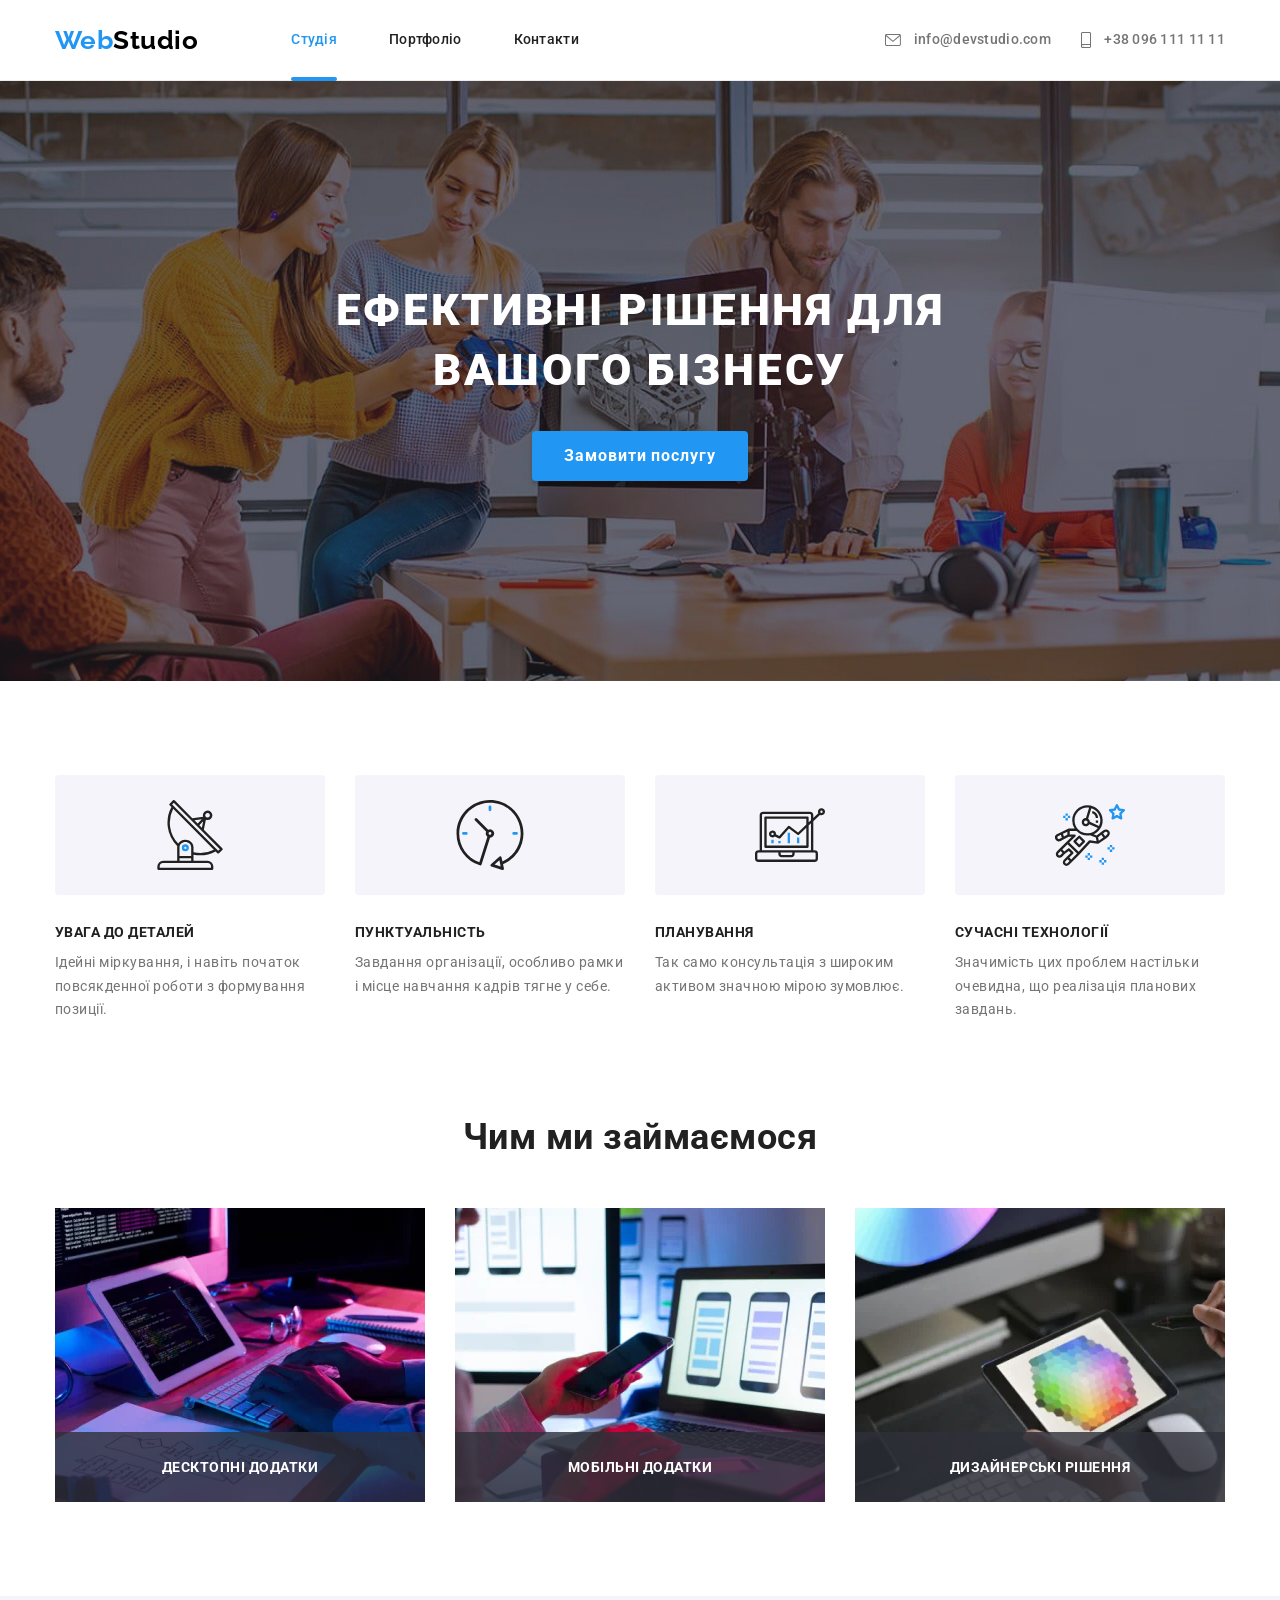
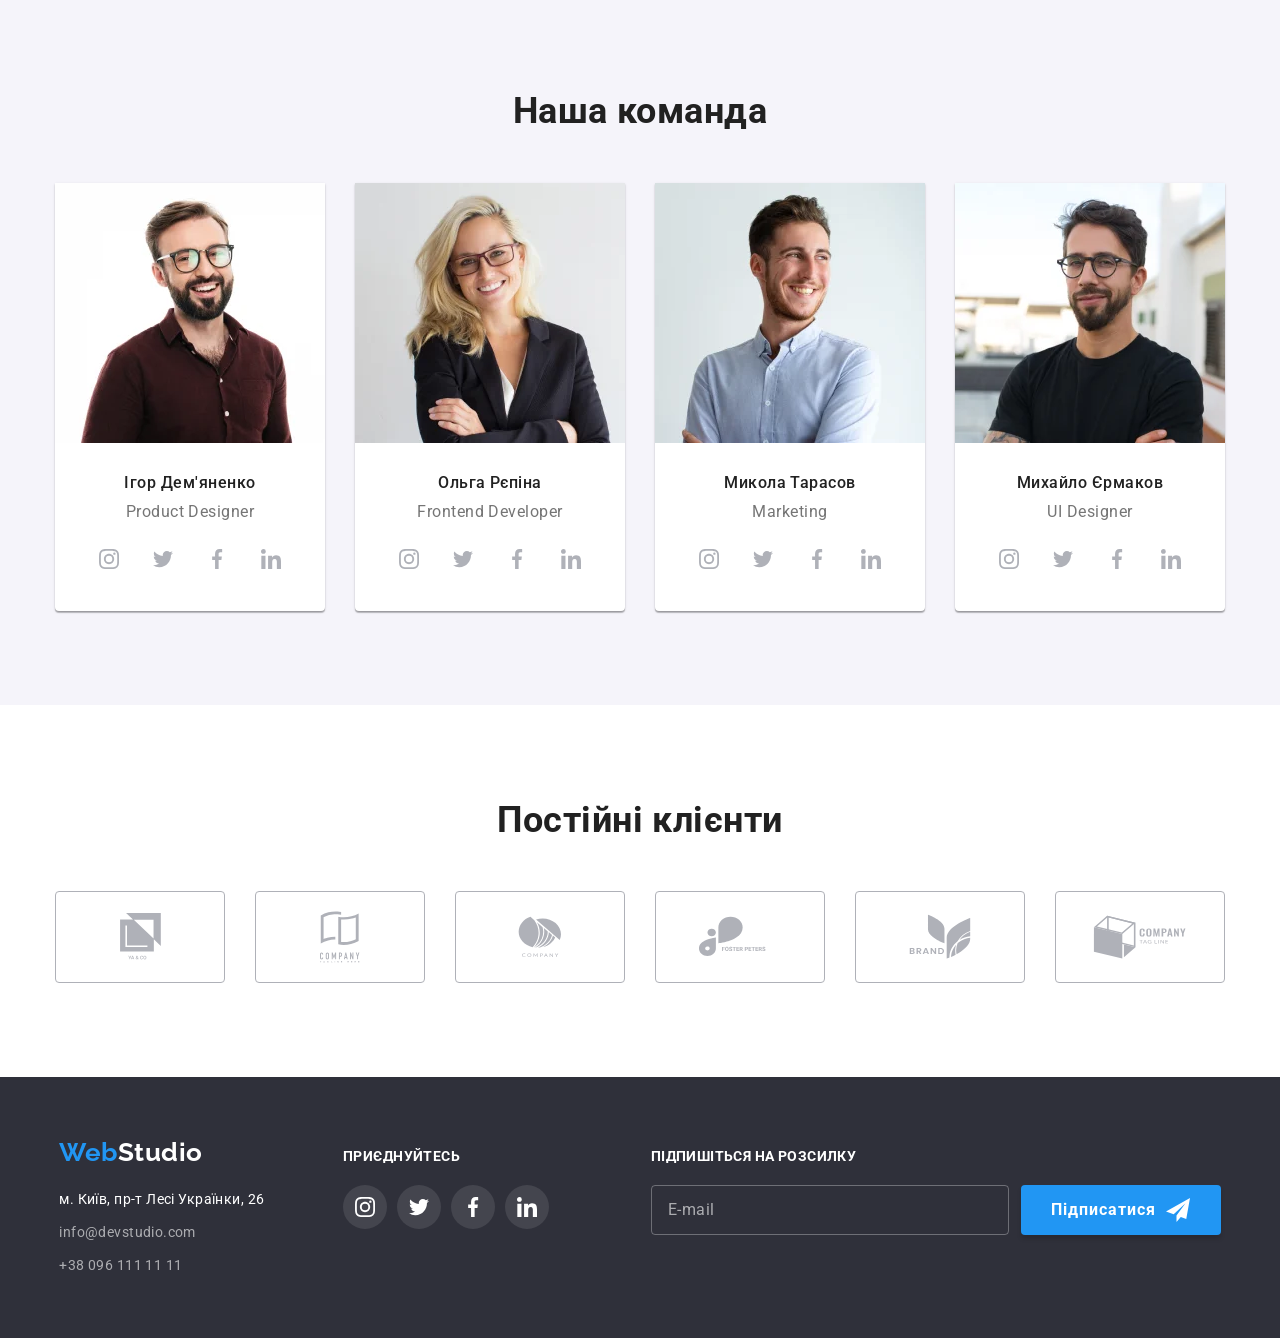
<file: index.html>
<!DOCTYPE html>
<html lang="uk">
  <head>
    <meta charset="UTF-8" />
    <meta http-equiv="X-UA-Compatible" content="IE=edge" />
    <meta name="viewport" content="width=device-width, initial-scale=1.0" />
    <link
      href="https://fonts.googleapis.com/css2?family=Raleway:wght@700&family=Roboto:wght@400;500;700;900&display=swap"
      rel="stylesheet"
    />
    <link
      rel="stylesheet"
      href="https://cdnjs.cloudflare.com/ajax/libs/modern-normalize/1.0.0/modern-normalize.min.css"
    />
    <link rel="stylesheet" href="./css/main.min.css" />
    <title>WebStudio</title>
  </head>
  <body class="page">
    <header class="header">
      <div class="container header__container">
        <a href="./index.html" class="logo">Web<span class="logo--header">Studio</span></a>
        <button type="button" title="Меню" class="header__btn js-open-menu">
          <svg width="40px" height="40px">
            <use href="./images/icons.svg#menu"></use>
          </svg>
        </button>

        <div class="menu js-menu-container">
          <button
            type="button"
            title="Закрити"
            class="header__btn header__btn--close js-close-menu"
          >
            <svg width="40px" height="40px">
              <use href="./images/icons.svg#menu-close"></use>
            </svg>
          </button>

          <nav class="menu__nav">
            <ul class="menu__list list">
              <li class="menu__item">
                <a href="./index.html" class="menu__link menu__link--nav">Студія</a>
              </li>
              <li class="menu__item">
                <a href="./portfolio.html" class="menu__link menu__link--nav">Портфоліо</a>
              </li>
              <li class="menu__item"><a href="" class="menu__link menu__link--nav">Контакти</a></li>
            </ul>
          </nav>

          <ul class="menu__list menu__contacts list">
            <li class="menu__item">
              <a href="tel:+380961111111" class="menu__link menu__link--phone">
                +38 096 111 11 11</a
              >
            </li>
            <li class="menu__item">
              <a href="mailto:info@devstudio.com" class="menu__link menu__link--email">
                info@devstudio.com</a
              >
            </li>
          </ul>

          <ul class="networkings list">
            <li class="networkings_item"><a href="" class="networkings__link">Instagram</a></li>
            <li class="networkings_item"><a href="" class="networkings__link">Twitter</a></li>
            <li class="networkings_item"><a href="" class="networkings__link">Facebook</a></li>
            <li class="networkings_item"><a href="" class="networkings__link">LinkedIn</a></li>
          </ul>
        </div>

        <nav>
          <ul class="nav list">
            <li class="nav__item">
              <a href="./index.html" class="nav__link nav__link--active">Студія</a>
            </li>
            <li class="nav__item">
              <a href="./portfolio.html" class="nav__link">Портфоліо</a>
            </li>
            <li class="nav__item"><a href="" class="nav__link">Контакти</a></li>
          </ul>
        </nav>
        <ul class="contacts list">
          <li class="contacts__item">
            <a href="mailto:info@devstudio.com" class="contacts__link">
              <svg class="contacts__icon" width="16px" height="12px">
                <use href="./images/icons.svg#icon-envelope"></use>
              </svg>
              info@devstudio.com</a
            >
          </li>
          <li class="contacts__item">
            <a href="tel:+380961111111" class="contacts__link">
              <svg class="contacts__icon" width="10px" height="16px">
                <use href="./images/icons.svg#icon-smartphone"></use>
              </svg>
              +38 096 111 11 11</a
            >
          </li>
        </ul>
      </div>
    </header>

    <main>
      <section class="hero">
        <div class="container hero__container">
          <h1 class="hero__title">Ефективні рішення для вашого бізнесу</h1>
          <button data-modal-open type="button" title="Замовити послугу" class="btn hero__btn">
            Замовити послугу
          </button>
        </div>
      </section>

      <section class="section features">
        <div class="container">
          <h2 class="visually-hidden">Переваги</h2>
          <ul class="features__list list">
            <li class="features__item">
              <div class="features__icon">
                <svg width="70px" height="70px">
                  <use href="./images/icons.svg#icon-antenna"></use>
                </svg>
              </div>
              <h3 class="features__title">УВАГА ДО ДЕТАЛЕЙ</h3>
              <p class="features__text">
                Ідейні міркування, і навіть початок повсякденної роботи з формування позиції.
              </p>
            </li>
            <li class="features__item">
              <div class="features__icon">
                <svg width="70px" height="70px">
                  <use href="./images/icons.svg#icon-clock"></use>
                </svg>
              </div>
              <h3 class="features__title">ПУНКТУАЛЬНІСТЬ</h3>
              <p class="features__text">
                Завдання організації, особливо рамки і місце навчання кадрів тягне у себе.
              </p>
            </li>
            <li class="features__item">
              <div class="features__icon">
                <svg width="70px" height="70px">
                  <use href="./images/icons.svg#icon-diagram"></use>
                </svg>
              </div>
              <h3 class="features__title">ПЛАНУВАННЯ</h3>
              <p class="features__text">
                Так само консультація з широким активом значною мірою зумовлює.
              </p>
            </li>
            <li class="features__item">
              <div class="features__icon">
                <svg width="70px" height="70px">
                  <use href="./images/icons.svg#icon-astronaut"></use>
                </svg>
              </div>
              <h3 class="features__title">СУЧАСНІ ТЕХНОЛОГІЇ</h3>
              <p class="features__text">
                Значимість цих проблем настільки очевидна, що реалізація планових завдань.
              </p>
            </li>
          </ul>
        </div>
      </section>

      <section class="section examples">
        <div class="container">
          <h2 class="section__title">Чим ми займаємося</h2>
          <ul class="examples_list list">
            <li class="examples__item">
              <div class="examples__thumb">
                <picture>
                  <source
                    srcset="
                      ./images/examples/website-development_@1x.webp 1x,
                      ./images/examples/website-development_@2x.webp 2x
                    "
                    type="image/webp"
                  />
                  <source
                    srcset="
                      ./images/examples/website-development_@1x.jpg 1x,
                      ./images/examples/website-development_@2x.jpg 2x
                    "
                    type="image/jpeg"
                  />
                  <img
                    src="./images/examples/website-development_@1x.jpg"
                    alt="Процес верстки сайту"
                    width="370"
                  />
                </picture>
                <div class="examples__overlay">
                  <h3 class="examples__text">Десктопні додатки</h3>
                </div>
              </div>
            </li>
            <li class="examples__item">
              <div class="examples__thumb">
                <picture>
                  <source
                    srcset="
                      ./images/examples/mobile-application-development_@1x.webp 1x,
                      ./images/examples/mobile-application-development_@2x.webp 2x
                    "
                    type="image/webp"
                  />
                  <source
                    srcset="
                      ./images/examples/mobile-application-development_@1x.jpg 1x,
                      ./images/examples/mobile-application-development_@2x.jpg 2x
                    "
                    type="image/jpeg"
                  />
                  <img
                    src="./images/examples/mobile-application-development_@1x.jpg"
                    alt="Процес створення мобільного додатку"
                    width="370"
                  />
                </picture>

                <div class="examples__overlay">
                  <h3 class="examples__text">Мобільні додатки</h3>
                </div>
              </div>
            </li>
            <li class="examples__item">
              <div class="examples__thumb">
                <picture>
                  <source
                    srcset="
                      ./images/examples/website-visualization_@1x.webp 1x,
                      ./images/examples/website-visualization_@2x.webp 2x
                    "
                    type="image/webp"
                  />
                  <source
                    srcset="
                      ./images/examples/website-visualization_@1x.jpg 1x,
                      ./images/examples/website-visualization_@2x.jpg 2x
                    "
                    type="image/jpeg"
                  />
                  <img
                    src="./images/examples/website-visualization_@1x.jpg"
                    alt="Процес візуального оформлення сайту"
                    width="370"
                  />
                </picture>

                <div class="examples__overlay">
                  <h3 class="examples__text">Дизайнерські рішення</h3>
                </div>
              </div>
            </li>
          </ul>
        </div>
      </section>

      <section class="team section">
        <div class="container">
          <h2 class="section__title">Наша команда</h2>
          <ul class="team__list list">
            <li class="team__item">
              <picture>
                <!-- desktop screen -->
                <source
                  media="(min-width: 1200px)"
                  srcset="
                    ./images/team/ihor-demyanenko_l@1x.webp 1x,
                    ./images/team/ihor-demyanenko_l@2x.webp 2x
                  "
                  type="image/webp"
                />
                <source
                  media="(min-width: 1200px)"
                  srcset="
                    ./images/team/ihor-demyanenko_l@1x.jpg 1x,
                    ./images/team/ihor-demyanenko_l@2x.jpg 2x
                  "
                  type="image/jpeg"
                />
                <!-- tablet screen -->
                <source
                  media="(min-width: 768px)"
                  srcset="
                    ./images/team/ihor-demyanenko_m@1x.webp 1x,
                    ./images/team/ihor-demyanenko_m@2x.webp 2x
                  "
                  type="image/webp"
                />
                <source
                  media="(min-width: 768px)"
                  srcset="
                    ./images/team/ihor-demyanenko_m@1x.jpg 1x,
                    ./images/team/ihor-demyanenko_m@2x.jpg 2x
                  "
                  type="image/jpeg"
                />
                <!-- mobile screen -->
                <source
                  srcset="
                    ./images/team/ihor-demyanenko_s@1x.webp 1x,
                    ./images/team/ihor-demyanenko_s@2x.webp 2x
                  "
                  type="image/webp"
                />
                <source
                  srcset="
                    ./images/team/ihor-demyanenko_s@1x.jpg 1x,
                    ./images/team/ihor-demyanenko_s@2x.jpg 2x
                  "
                  type="image/jpeg"
                />
                <img src="./images/team/ihor-demyanenko_s@1x.jpg" alt="Дизайнер Ігор Дем'яненко" />
              </picture>

              <div class="team__thumb">
                <h3 class="team__title">Ігор Дем'яненко</h3>
                <p lang="en" class="team__text">Product Designer</p>
                <ul class="list socials">
                  <li class="socials__item">
                    <a href="" title="Instagram" class="socials__link">
                      <svg width="20px" height="20px">
                        <use href="./images/icons.svg#icon-instagram"></use>
                      </svg>
                    </a>
                  </li>
                  <li class="socials__item">
                    <a href="" title="Twitter" class="socials__link">
                      <svg width="20px" height="20px">
                        <use href="./images/icons.svg#icon-twitter"></use>
                      </svg>
                    </a>
                  </li>
                  <li class="socials__item">
                    <a href="" title="Facebook" class="socials__link">
                      <svg width="20px" height="20px">
                        <use href="./images/icons.svg#icon-facebook"></use>
                      </svg>
                    </a>
                  </li>
                  <li class="socials__item">
                    <a href="" title="LinkedIn" class="socials__link">
                      <svg width="20px" height="20px">
                        <use href="./images/icons.svg#icon-linkedin"></use>
                      </svg>
                    </a>
                  </li>
                </ul>
              </div>
            </li>
            <li class="team__item">
              <picture>
                <!-- desktop screen -->
                <source
                  media="(min-width: 1200px)"
                  srcset="
                    ./images/team/olga-repina_l@1x.webp 1x,
                    ./images/team/olga-repina_l@2x.webp 2x
                  "
                  type="image/webp"
                />
                <source
                  media="(min-width: 1200px)"
                  srcset="
                    ./images/team/olga-repina_l@1x.jpg 1x,
                    ./images/team/olga-repina_l@2x.jpg 2x
                  "
                  type="image/jpeg"
                />
                <!-- tablet screen -->
                <source
                  media="(min-width: 768px)"
                  srcset="
                    ./images/team/olga-repina_m@1x.webp 1x,
                    ./images/team/olga-repina_m@2x.webp 2x
                  "
                  type="image/webp"
                />
                <source
                  media="(min-width: 768px)"
                  srcset="
                    ./images/team/olga-repina_m@1x.jpg 1x,
                    ./images/team/olga-repina_m@2x.jpg 2x
                  "
                  type="image/jpeg"
                />
                <!-- mobile screen -->
                <source
                  srcset="
                    ./images/team/olga-repina_s@1x.webp 1x,
                    ./images/team/olga-repina_s@2x.webp 2x
                  "
                  type="image/webp"
                />
                <source
                  srcset="
                    ./images/team/olga-repina_s@1x.jpg 1x,
                    ./images/team/olga-repina_s@2x.jpg 2x
                  "
                  type="image/jpeg"
                />
                <img
                  src="./images/team/olga-repina_s@1x.jpg"
                  alt="Розробниця візуальної частини сайту Ольга Рєпіна"
                />
              </picture>

              <div class="team__thumb">
                <h3 class="team__title">Ольга Рєпіна</h3>
                <p lang="en" class="team__text">Frontend Developer</p>
                <ul class="list socials">
                  <li class="socials__item">
                    <a href="" title="Instagram" class="socials__link">
                      <svg width="20px" height="20px">
                        <use href="./images/icons.svg#icon-instagram"></use>
                      </svg>
                    </a>
                  </li>
                  <li class="socials__item">
                    <a href="" title="Twitter" class="socials__link">
                      <svg width="20px" height="20px">
                        <use href="./images/icons.svg#icon-twitter"></use>
                      </svg>
                    </a>
                  </li>
                  <li class="socials__item">
                    <a href="" title="Facebook" class="socials__link">
                      <svg width="20px" height="20px">
                        <use href="./images/icons.svg#icon-facebook"></use>
                      </svg>
                    </a>
                  </li>
                  <li class="socials__item">
                    <a href="" title="LinkedIn" class="socials__link">
                      <svg width="20px" height="20px">
                        <use href="./images/icons.svg#icon-linkedin"></use>
                      </svg>
                    </a>
                  </li>
                </ul>
              </div>
            </li>
            <li class="team__item">
              <picture>
                <!-- desktop screen -->
                <source
                  media="(min-width: 1200px)"
                  srcset="
                    ./images/team/mykola-tarasov_l@1x.webp 1x,
                    ./images/team/mykola-tarasov_l@2x.webp 2x
                  "
                  type="image/webp"
                />
                <source
                  media="(min-width: 1200px)"
                  srcset="
                    ./images/team/mykola-tarasov_l@1x.jpg 1x,
                    ./images/team/mykola-tarasov_l@2x.jpg 2x
                  "
                  type="image/jpeg"
                />
                <!-- tablet screen -->
                <source
                  media="(min-width: 768px)"
                  srcset="
                    ./images/team/mykola-tarasov_m@1x.webp 1x,
                    ./images/team/mykola-tarasov_m@2x.webp 2x
                  "
                  type="image/webp"
                />
                <source
                  media="(min-width: 768px)"
                  srcset="
                    ./images/team/mykola-tarasov_m@1x.jpg 1x,
                    ./images/team/mykola-tarasov_m@2x.jpg 2x
                  "
                  type="image/jpeg"
                />
                <!-- mobile screen -->
                <source
                  srcset="
                    ./images/team/mykola-tarasov_s@1x.webp 1x,
                    ./images/team/mykola-tarasov_s@2x.webp 2x
                  "
                  type="image/webp"
                />
                <source
                  srcset="
                    ./images/team/mykola-tarasov_s@1x.jpg 1x,
                    ./images/team/mykola-tarasov_s@2x.jpg 2x
                  "
                  type="image/jpeg"
                />
                <img src="./images/team/mykola-tarasov_s@1x.jpg" alt="Маркетолог Микола Тарасов" />
              </picture>

              <div class="team__thumb">
                <h3 class="team__title">Микола Тарасов</h3>
                <p lang="en" class="team__text">Marketing</p>
                <ul class="list socials">
                  <li class="socials__item">
                    <a href="" title="Instagram" class="socials__link">
                      <svg width="20px" height="20px">
                        <use href="./images/icons.svg#icon-instagram"></use>
                      </svg>
                    </a>
                  </li>
                  <li class="socials__item">
                    <a href="" title="Twitter" class="socials__link">
                      <svg width="20px" height="20px">
                        <use href="./images/icons.svg#icon-twitter"></use>
                      </svg>
                    </a>
                  </li>
                  <li class="socials__item">
                    <a href="" title="Facebook" class="socials__link">
                      <svg width="20px" height="20px">
                        <use href="./images/icons.svg#icon-facebook"></use>
                      </svg>
                    </a>
                  </li>
                  <li class="socials__item">
                    <a href="" title="LinkedIn" class="socials__link">
                      <svg width="20px" height="20px">
                        <use href="./images/icons.svg#icon-linkedin"></use>
                      </svg>
                    </a>
                  </li>
                </ul>
              </div>
            </li>
            <li class="team__item">
              <picture>
                <!-- desktop screen -->
                <source
                  media="(min-width: 1200px)"
                  srcset="
                    ./images/team/mykhailo-yermakov_l@1x.webp 1x,
                    ./images/team/mykhailo-yermakov_l@2x.webp 2x
                  "
                  type="image/webp"
                />
                <source
                  media="(min-width: 1200px)"
                  srcset="
                    ./images/team/mykhailo-yermakov_l@1x.jpg 1x,
                    ./images/team/mykhailo-yermakov_l@2x.jpg 2x
                  "
                  type="image/jpeg"
                />
                <!-- tablet screen -->
                <source
                  media="(min-width: 768px)"
                  srcset="
                    ./images/team/mykhailo-yermakov_m@1x.webp 1x,
                    ./images/team/mykhailo-yermakov_m@2x.webp 2x
                  "
                  type="image/webp"
                />
                <source
                  media="(min-width: 768px)"
                  srcset="
                    ./images/team/mykhailo-yermakov_m@1x.jpg 1x,
                    ./images/team/mykhailo-yermakov_m@2x.jpg 2x
                  "
                  type="image/jpeg"
                />
                <!-- mobile screen -->
                <source
                  srcset="
                    ./images/team/mykhailo-yermakov_s@1x.webp 1x,
                    ./images/team/mykhailo-yermakov_s@2x.webp 2x
                  "
                  type="image/webp"
                />
                <source
                  srcset="
                    ./images/team/mykhailo-yermakov_s@1x.jpg 1x,
                    ./images/team/mykhailo-yermakov_s@2x.jpg 2x
                  "
                  type="image/jpeg"
                />
                <img
                  src="./images/team/mykhailo-yermakov_s@1x.jpg"
                  alt="Дизайнер інтерфейсу Михайло Єрмаков"
                />
              </picture>

              <div class="team__thumb">
                <h3 class="team__title">Михайло Єрмаков</h3>
                <p lang="en" class="team__text">UI Designer</p>
                <ul class="list socials">
                  <li class="socials__item">
                    <a href="" title="Instagram" class="socials__link">
                      <svg width="20px" height="20px">
                        <use href="./images/icons.svg#icon-instagram"></use>
                      </svg>
                    </a>
                  </li>
                  <li class="socials__item">
                    <a href="" title="Twitter" class="socials__link">
                      <svg width="20px" height="20px">
                        <use href="./images/icons.svg#icon-twitter"></use>
                      </svg>
                    </a>
                  </li>
                  <li class="socials__item">
                    <a href="" title="Facebook" class="socials__link">
                      <svg width="20px" height="20px">
                        <use href="./images/icons.svg#icon-facebook"></use>
                      </svg>
                    </a>
                  </li>
                  <li class="socials__item">
                    <a href="" title="LinkedIn" class="socials__link">
                      <svg width="20px" height="20px">
                        <use href="./images/icons.svg#icon-linkedin"></use>
                      </svg>
                    </a>
                  </li>
                </ul>
              </div>
            </li>
          </ul>
        </div>
      </section>

      <section class="section">
        <div class="container">
          <h2 class="section__title">Постійні клієнти</h2>
          <ul class="clients list">
            <li class="clients__item">
              <a href="" class="clients__link">
                <svg width="41px" height="46.7px">
                  <use href="./images/icons.svg#icon-client-1"></use>
                </svg>
              </a>
            </li>
            <li class="clients__item">
              <a href="" class="clients__link">
                <svg width="40px" height="52px">
                  <use href="./images/icons.svg#icon-client-2"></use>
                </svg>
              </a>
            </li>
            <li class="clients__item">
              <a href="" class="clients__link">
                <svg width="43.46px" height="41.18px">
                  <use href="./images/icons.svg#icon-client-3"></use>
                </svg>
              </a>
            </li>
            <li class="clients__item">
              <a href="" class="clients__link">
                <svg width="84.44px" height="40.62px">
                  <use href="./images/icons.svg#icon-client-4"></use>
                </svg>
              </a>
            </li>
            <li class="clients__item">
              <a href="" class="clients__link">
                <svg width="62.54px" height="45.43px">
                  <use href="./images/icons.svg#icon-client-5"></use>
                </svg>
              </a>
            </li>
            <li class="clients__item">
              <a href="" class="clients__link">
                <svg width="93.79px" height="43.93px">
                  <use href="./images/icons.svg#icon-client-6"></use>
                </svg>
              </a>
            </li>
          </ul>
        </div>
      </section>
    </main>

    <footer class="footer">
      <div class="container footer__container">
        <div>
          <a href="./index.html" class="logo">Web<span class="logo--footer">Studio</span></a>
          <address class="address">
            <ul class="list">
              <li class="address__item">
                <a href="https://goo.gl/maps/XunTqsF5HSqETPy68" class="address__link"
                  >м. Київ, пр-т Лесі Українки, 26</a
                >
              </li>
              <li class="address__item">
                <a href="mailto:info@devstudio.com" class="address__link--contacts"
                  >info@devstudio.com</a
                >
              </li>
              <li class="address__item">
                <a href="tel:+380961111111" class="address__link--contacts">+38 096 111 11 11</a>
              </li>
            </ul>
          </address>
        </div>
        <div class="join">
          <b class="join__title">приєднуйтесь</b>
          <ul class="list join__list">
            <li class="join__item">
              <a href="" title="Instagram" class="socials__link join__link">
                <svg width="20px" height="20px">
                  <use href="./images/icons.svg#icon-instagram"></use>
                </svg>
              </a>
            </li>
            <li class="join__item">
              <a href="" title="Twitter" class="socials__link join__link">
                <svg width="20px" height="20px">
                  <use href="./images/icons.svg#icon-twitter"></use>
                </svg>
              </a>
            </li>
            <li class="join__item">
              <a href="" title="Facebook" class="socials__link join__link">
                <svg width="20px" height="20px">
                  <use href="./images/icons.svg#icon-facebook"></use>
                </svg>
              </a>
            </li>
            <li class="join__item">
              <a href="" title="LinkedIn" class="socials__link join__link">
                <svg width="20px" height="20px">
                  <use href="./images/icons.svg#icon-linkedin"></use>
                </svg>
              </a>
            </li>
          </ul>
        </div>
        <div class="subscribe">
          <b class="subscribe__title">Підпишіться на розсилку</b>
          <form class="subscribe__form">
            <label class="subscribe__field">
              <input type="email" placeholder="E-mail" class="subscribe__input" />
            </label>
            <button type="submit" title="Підписатися" class="btn subscribe__btn">
              Підписатися
              <svg width="24px" height="24px" class="subscribe__icon">
                <use href="./images/icons.svg#subscribe"></use>
              </svg>
            </button>
          </form>
        </div>
      </div>
    </footer>

    <div data-modal class="backdrop is-hidden">
      <div class="modal">
        <button data-modal-close type="button" title="Закрити" class="modal__btn--close">
          <svg class="" width="18" height="18">
            <use href="./images/icons.svg#modal-btn"></use>
          </svg>
        </button>
        <form>
          <b class="modal__title">Залиште свої дані, ми вам передзвонимо</b>

          <label class="modal__label">
            Ім'я
            <input type="text" name="name" class="modal__input" />
            <svg width="18" height="18" class="modal__icon">
              <use href="./images/icons.svg#name"></use>
            </svg>
          </label>

          <label class="modal__label">
            Телефон
            <input type="tel" name="tel" class="modal__input" />
            <svg width="18" height="18" class="modal__icon">
              <use href="./images/icons.svg#tel"></use>
            </svg>
          </label>

          <label class="modal__label">
            Пошта
            <input type="email" name="email" class="modal__input" />
            <svg width="18" height="18" class="modal__icon">
              <use href="./images/icons.svg#email"></use>
            </svg>
          </label>

          <label class="modal__label">
            Коментар
            <textarea name="comment" class="modal__comment" placeholder="Введіть текст"></textarea>
          </label>

          <label class="checkbox">
            <input type="checkbox" name="checkbox" class="checkbox__input visually-hidden" />
            <span class="checkbox__icon"></span>
            Погоджуюся з розсилкою та приймаю
            <a href="" class="checkbox__link">Умови договору</a>
          </label>

          <button type="submit" title="Відправити" class="btn modal__btn--send" disabled>
            Відправити
          </button>
        </form>
      </div>
    </div>

    <script src="./js/modal.js"></script>
    <script src="./js/mobile-menu.js"></script>
  </body>
</html>
</file>
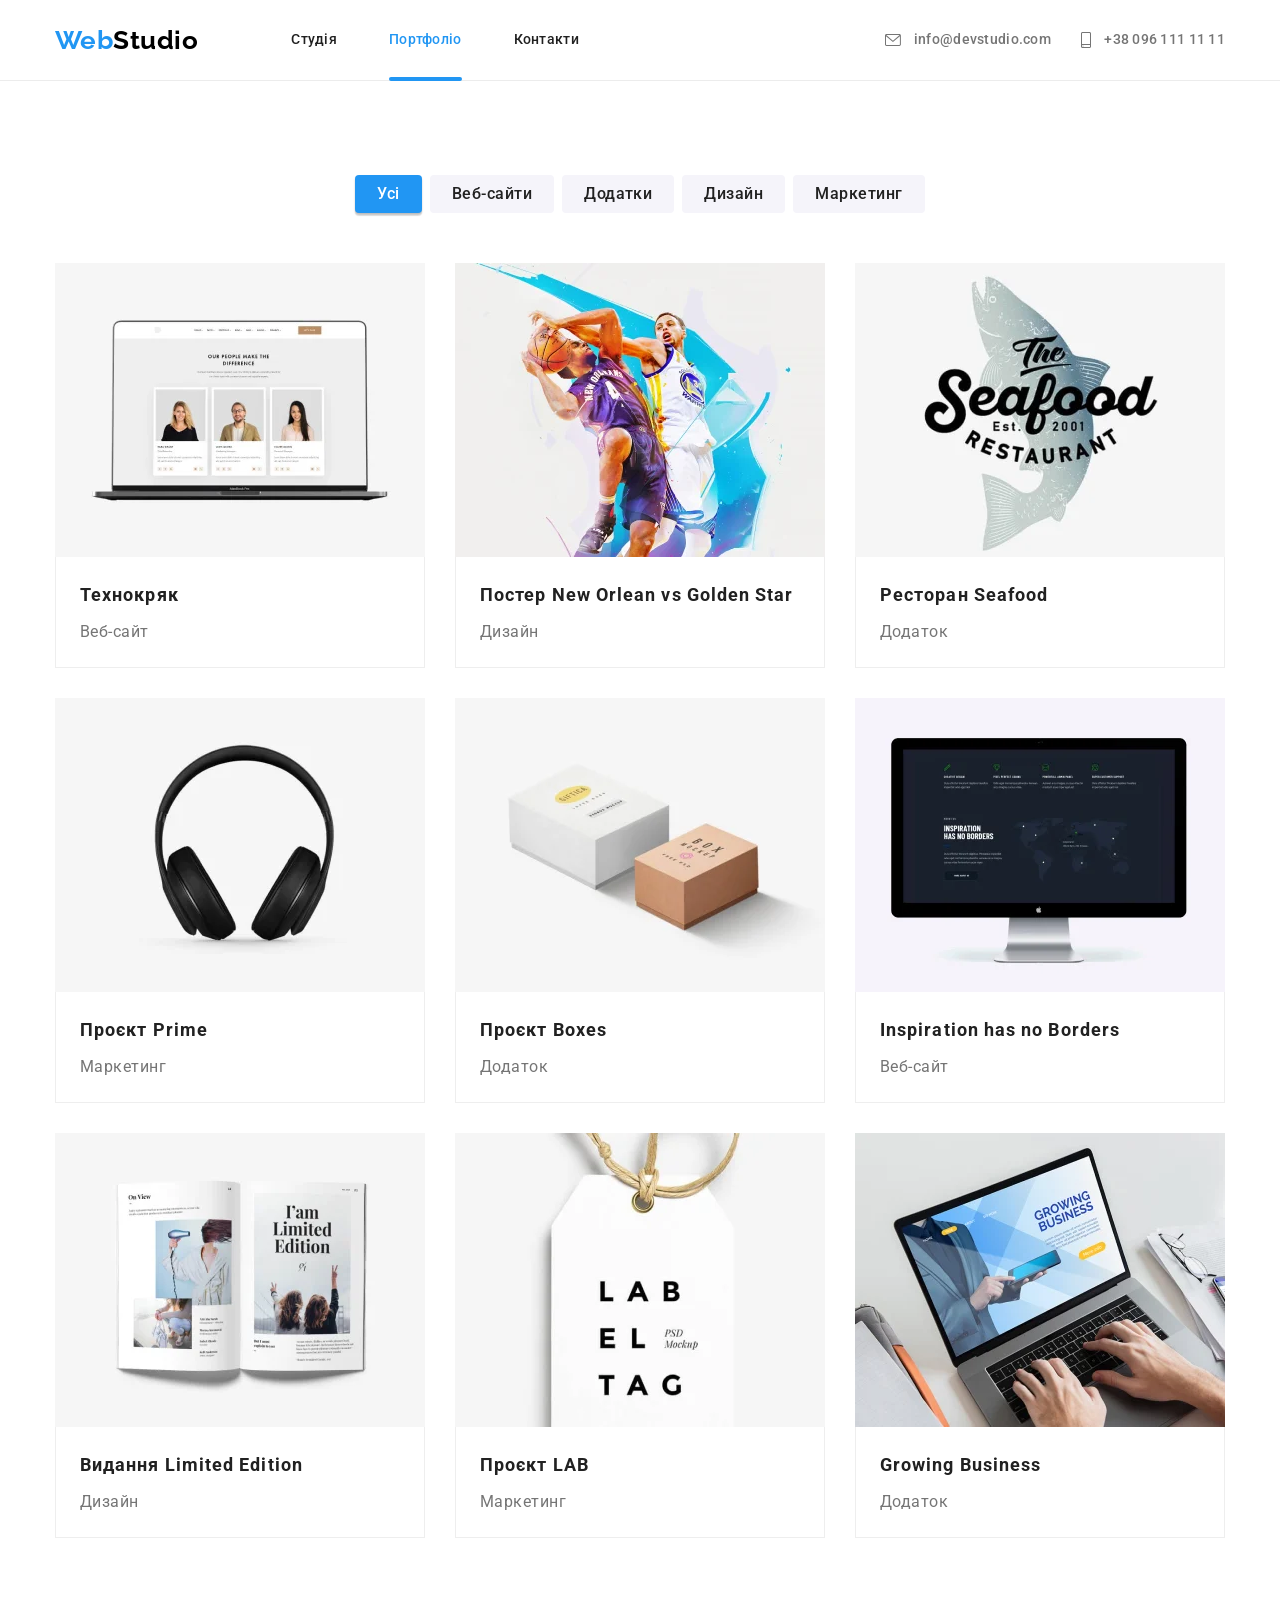
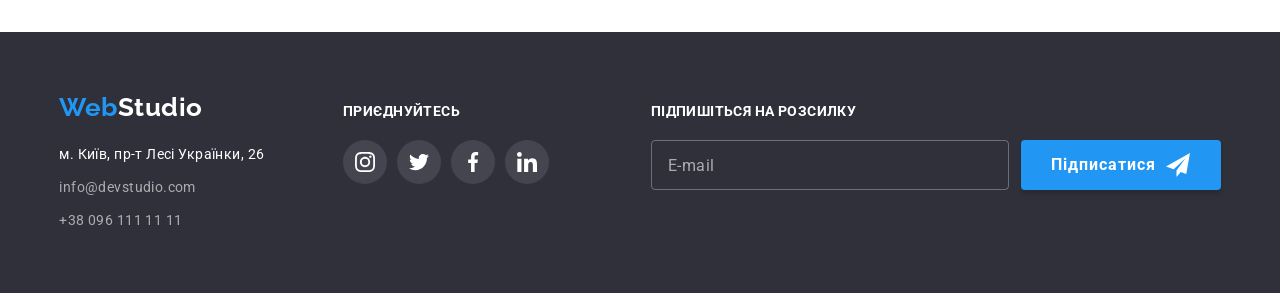
<file: portfolio.html>
<!DOCTYPE html>
<html lang="uk">
  <head>
    <meta charset="UTF-8" />
    <meta http-equiv="X-UA-Compatible" content="IE=edge" />
    <meta name="viewport" content="width=device-width, initial-scale=1.0" />
    <link
      href="https://fonts.googleapis.com/css2?family=Raleway:wght@700&family=Roboto:wght@400;500;700;900&display=swap"
      rel="stylesheet"
    />
    <link
      rel="stylesheet"
      href="https://cdnjs.cloudflare.com/ajax/libs/modern-normalize/1.0.0/modern-normalize.min.css"
    />
    <link rel="stylesheet" href="./css/main.min.css" />
    <title>WebStudio</title>
  </head>
  <body class="page">
    <header class="header">
      <div class="container header__container">
        <a href="./index.html" class="logo">Web<span class="logo--header">Studio</span></a>
        <button type="button" title="Меню" class="header__btn js-open-menu">
          <svg width="40px" height="40px">
            <use href="./images/icons.svg#menu"></use>
          </svg>
        </button>

        <div class="menu js-menu-container">
          <button
            type="button"
            title="Закрити"
            class="header__btn header__btn--close js-close-menu"
          >
            <svg width="40px" height="40px">
              <use href="./images/icons.svg#menu-close"></use>
            </svg>
          </button>

          <nav class="menu__nav">
            <ul class="menu__list list">
              <li class="menu__item">
                <a href="./index.html" class="menu__link menu__link--nav">Студія</a>
              </li>
              <li class="menu__item">
                <a href="./portfolio.html" class="menu__link menu__link--nav">Портфоліо</a>
              </li>
              <li class="menu__item"><a href="" class="menu__link menu__link--nav">Контакти</a></li>
            </ul>
          </nav>

          <ul class="menu__list menu__contacts list">
            <li class="menu__item">
              <a href="tel:+380961111111" class="menu__link menu__link--phone">
                +38 096 111 11 11</a
              >
            </li>
            <li class="menu__item">
              <a href="mailto:info@devstudio.com" class="menu__link menu__link--email">
                info@devstudio.com</a
              >
            </li>
          </ul>

          <ul class="networkings list">
            <li class="networkings_item"><a href="" class="networkings__link">Instagram</a></li>
            <li class="networkings_item"><a href="" class="networkings__link">Twitter</a></li>
            <li class="networkings_item"><a href="" class="networkings__link">Facebook</a></li>
            <li class="networkings_item"><a href="" class="networkings__link">LinkedIn</a></li>
          </ul>
        </div>

        <nav>
          <ul class="nav list">
            <li class="nav__item">
              <a href="./index.html" class="nav__link">Студія</a>
            </li>
            <li class="nav__item">
              <a href="./portfolio.html" class="nav__link nav__link--active">Портфоліо</a>
            </li>
            <li class="nav__item"><a href="" class="nav__link">Контакти</a></li>
          </ul>
        </nav>
        <ul class="contacts list">
          <li class="contacts__item">
            <a href="mailto:info@devstudio.com" class="contacts__link">
              <svg class="contacts__icon" width="16px" height="12px">
                <use href="./images/icons.svg#icon-envelope"></use>
              </svg>
              info@devstudio.com</a
            >
          </li>
          <li class="contacts__item">
            <a href="tel:+380961111111" class="contacts__link">
              <svg class="contacts__icon" width="10px" height="16px">
                <use href="./images/icons.svg#icon-smartphone"></use>
              </svg>
              +38 096 111 11 11</a
            >
          </li>
        </ul>
      </div>
    </header>

    <main>
      <section class="section">
        <div class="container">
          <h1 class="visually-hidden">Портфоліо</h1>

          <ul class="filter list">
            <li class="filter__item">
              <button
                type="button"
                title="Усі"
                class="filter__btn filter__btn--active"
                data-filter="all"
              >
                Усі
              </button>
            </li>
            <li class="filter__item">
              <button type="button" title="Веб-сайти" class="filter__btn" data-filter="webSites">
                Веб-сайти
              </button>
            </li>
            <li class="filter__item">
              <button type="button" title="Додатки" class="filter__btn" data-filter="apps">
                Додатки
              </button>
            </li>
            <li class="filter__item">
              <button type="button" title="Дизайн" class="filter__btn" data-filter="design">
                Дизайн
              </button>
            </li>
            <li class="filter__item">
              <button type="button" title="Маркетинг" class="filter__btn" data-filter="marketing">
                Маркетинг
              </button>
            </li>
          </ul>

          <ul class="projects list">
            <li class="projects__item" data-filter="webSites">
              <a href="" class="projects__link">
                <div class="projects__overlay-thumb">
                  <picture>
                    <!-- dekstop -->
                    <source
                      media="(min-width: 1200px)"
                      srcset="
                        ./images/projects/laptop_l@1x.webp 1x,
                        ./images/projects/laptop_l@2x.webp 2x
                      "
                      type="image/webp"
                    />
                    <source
                      media="(min-width: 1200px)"
                      srcset="
                        ./images/projects/laptop_l@1x.jpg 1x,
                        ./images/projects/laptop_l@2x.jpg 2x
                      "
                      type="image/jpeg"
                    />
                    <!-- tablet screen -->
                    <source
                      media="(min-width: 768px)"
                      srcset="
                        ./images/projects/laptop_m@1x.webp 1x,
                        ./images/projects/laptop_m@2x.webp 2x
                      "
                      type="image/webp"
                    />
                    <source
                      media="(min-width: 768px)"
                      srcset="
                        ./images/projects/laptop_m@1x.jpg 1x,
                        ./images/projects/laptop_m@2x.jpg 2x
                      "
                      type="image/jpeg"
                    />
                    <!-- mobile screen -->
                    <source
                      srcset="
                        ./images/projects/laptop_s@1x.webp 1x,
                        ./images/projects/laptop_s@2x.webp 2x
                      "
                      type="image/webp"
                    />
                    <source
                      srcset="
                        ./images/projects/laptop_s@1x.jpg 1x,
                        ./images/projects/laptop_s@2x.jpg 2x
                      "
                      type="image/jpeg"
                    />
                    <img src="./images/projects/laptop_s@1x.jpg" alt="Ноутбук з відкритим сайтом" />
                  </picture>
                  <div class="projects__overlay">
                    <p class="projects__overlay-text">
                      Ресурс пропонує комплексні пропозиції з різним рівнем функціоналу та сервісів.
                      Все це дозволить відвідувачу отримати вичерпні відомості про компанію чи
                      приватну особу.
                    </p>
                  </div>
                </div>
                <div class="projects__thumb">
                  <h2 class="projects__title">Технокряк</h2>
                  <p class="projects__text">Веб-сайт</p>
                </div>
              </a>
            </li>

            <li class="projects__item" data-filter="design">
              <a href="" class="projects__link">
                <div class="projects__overlay-thumb">
                  <picture>
                    <!-- dekstop -->
                    <source
                      media="(min-width: 1200px)"
                      srcset="
                        ./images/projects/basketball_l@1x.webp 1x,
                        ./images/projects/basketball_l@2x.webp 2x
                      "
                      type="image/webp"
                    />
                    <source
                      media="(min-width: 1200px)"
                      srcset="
                        ./images/projects/basketball_l@1x.jpg 1x,
                        ./images/projects/basketball_l@2x.jpg 2x
                      "
                      type="image/jpeg"
                    />
                    <!-- tablet screen -->
                    <source
                      media="(min-width: 768px)"
                      srcset="
                        ./images/projects/basketball_m@1x.webp 1x,
                        ./images/projects/basketball_m@2x.webp 2x
                      "
                      type="image/webp"
                    />
                    <source
                      media="(min-width: 768px)"
                      srcset="
                        ./images/projects/basketball_m@1x.jpg 1x,
                        ./images/projects/basketball_m@2x.jpg 2x
                      "
                      type="image/jpeg"
                    />
                    <!-- mobile screen -->
                    <source
                      srcset="
                        ./images/projects/basketball_s@1x.webp 1x,
                        ./images/projects/basketball_s@2x.webp 2x
                      "
                      type="image/webp"
                    />
                    <source
                      srcset="
                        ./images/projects/basketball_s@1x.jpg 1x,
                        ./images/projects/basketball_s@2x.jpg 2x
                      "
                      type="image/jpeg"
                    />
                    <img
                      src="./images/projects/basketball_s@1x.jpg"
                      alt="Чоловіки грають в баскетбол"
                    />
                  </picture>

                  <div class="projects__overlay">
                    <p class="projects__overlay-text">
                      Ресурс пропонує комплексні пропозиції з різним рівнем функціоналу та сервісів.
                      Все це дозволить відвідувачу отримати вичерпні відомості про компанію чи
                      приватну особу.
                    </p>
                  </div>
                </div>
                <div class="projects__thumb">
                  <h2 class="projects__title">Постер New Orlean vs Golden Star</h2>
                  <p class="projects__text">Дизайн</p>
                </div>
              </a>
            </li>

            <li class="projects__item" data-filter="apps">
              <a href="" class="projects__link">
                <div class="projects__overlay-thumb">
                  <picture>
                    <!-- dekstop -->
                    <source
                      media="(min-width: 1200px)"
                      srcset="
                        ./images/projects/fish_l@1x.webp 1x,
                        ./images/projects/fish_l@2x.webp 2x
                      "
                      type="image/webp"
                    />
                    <source
                      media="(min-width: 1200px)"
                      srcset="
                        ./images/projects/fish_l@1x.jpg 1x,
                        ./images/projects/fish_l@2x.jpg 2x
                      "
                      type="image/jpeg"
                    />
                    <!-- tablet screen -->
                    <source
                      media="(min-width: 768px)"
                      srcset="
                        ./images/projects/fish_m@1x.webp 1x,
                        ./images/projects/fish_m@2x.webp 2x
                      "
                      type="image/webp"
                    />
                    <source
                      media="(min-width: 768px)"
                      srcset="
                        ./images/projects/fish_m@1x.jpg 1x,
                        ./images/projects/fish_m@2x.jpg 2x
                      "
                      type="image/jpeg"
                    />
                    <!-- mobile screen -->
                    <source
                      srcset="
                        ./images/projects/fish_s@1x.webp 1x,
                        ./images/projects/fish_s@2x.webp 2x
                      "
                      type="image/webp"
                    />
                    <source
                      srcset="
                        ./images/projects/fish_s@1x.jpg 1x,
                        ./images/projects/fish_s@2x.jpg 2x
                      "
                      type="image/jpeg"
                    />
                    <img src="./images/projects/fish_s@1x.jpg" alt="Риба та назва ресторану" />
                  </picture>

                  <div class="projects__overlay">
                    <p class="projects__overlay-text">
                      Ресурс пропонує комплексні пропозиції з різним рівнем функціоналу та сервісів.
                      Все це дозволить відвідувачу отримати вичерпні відомості про компанію чи
                      приватну особу.
                    </p>
                  </div>
                </div>
                <div class="projects__thumb">
                  <h2 class="projects__title">Ресторан Seafood</h2>
                  <p class="projects__text">Додаток</p>
                </div>
              </a>
            </li>

            <li class="projects__item" data-filter="marketing">
              <a href="" class="projects__link">
                <div class="projects__overlay-thumb">
                  <picture>
                    <!-- dekstop -->
                    <source
                      media="(min-width: 1200px)"
                      srcset="
                        ./images/projects/headphones_l@1x.webp 1x,
                        ./images/projects/headphones_l@2x.webp 2x
                      "
                      type="image/webp"
                    />
                    <source
                      media="(min-width: 1200px)"
                      srcset="
                        ./images/projects/headphones_l@1x.jpg 1x,
                        ./images/projects/headphones_l@2x.jpg 2x
                      "
                      type="image/jpeg"
                    />
                    <!-- tablet screen -->
                    <source
                      media="(min-width: 768px)"
                      srcset="
                        ./images/projects/headphones_m@1x.webp 1x,
                        ./images/projects/headphones_m@2x.webp 2x
                      "
                      type="image/webp"
                    />
                    <source
                      media="(min-width: 768px)"
                      srcset="
                        ./images/projects/headphones_m@1x.jpg 1x,
                        ./images/projects/headphones_m@2x.jpg 2x
                      "
                      type="image/jpeg"
                    />
                    <!-- mobile screen -->
                    <source
                      srcset="
                        ./images/projects/headphones_s@1x.webp 1x,
                        ./images/projects/headphones_s@2x.webp 2x
                      "
                      type="image/webp"
                    />
                    <source
                      srcset="
                        ./images/projects/headphones_s@1x.jpg 1x,
                        ./images/projects/headphones_s@2x.jpg 2x
                      "
                      type="image/jpeg"
                    />
                    <img src="./images/projects/headphones_s@1x.jpg" alt="Навушники" />
                  </picture>

                  <div class="projects__overlay">
                    <p class="projects__overlay-text">
                      Ресурс пропонує комплексні пропозиції з різним рівнем функціоналу та сервісів.
                      Все це дозволить відвідувачу отримати вичерпні відомості про компанію чи
                      приватну особу.
                    </p>
                  </div>
                </div>
                <div class="projects__thumb">
                  <h2 class="projects__title">Проєкт Prime</h2>
                  <p class="projects__text">Маркетинг</p>
                </div>
              </a>
            </li>

            <li class="projects__item" data-filter="apps">
              <a href="" class="projects__link">
                <div class="projects__overlay-thumb">
                  <picture>
                    <!-- dekstop -->
                    <source
                      media="(min-width: 1200px)"
                      srcset="
                        ./images/projects/boxes_l@1x.webp 1x,
                        ./images/projects/boxes_l@2x.webp 2x
                      "
                      type="image/webp"
                    />
                    <source
                      media="(min-width: 1200px)"
                      srcset="
                        ./images/projects/boxes_l@1x.jpg 1x,
                        ./images/projects/boxes_l@2x.jpg 2x
                      "
                      type="image/jpeg"
                    />
                    <!-- tablet screen -->
                    <source
                      media="(min-width: 768px)"
                      srcset="
                        ./images/projects/boxes_m@1x.webp 1x,
                        ./images/projects/boxes_m@2x.webp 2x
                      "
                      type="image/webp"
                    />
                    <source
                      media="(min-width: 768px)"
                      srcset="
                        ./images/projects/boxes_m@1x.jpg 1x,
                        ./images/projects/boxes_m@2x.jpg 2x
                      "
                      type="image/jpeg"
                    />
                    <!-- mobile screen -->
                    <source
                      srcset="
                        ./images/projects/boxes_s@1x.webp 1x,
                        ./images/projects/boxes_s@2x.webp 2x
                      "
                      type="image/webp"
                    />
                    <source
                      srcset="
                        ./images/projects/boxes_s@1x.jpg 1x,
                        ./images/projects/boxes_s@2x.jpg 2x
                      "
                      type="image/jpeg"
                    />
                    <img src="./images/projects/boxes_s@1x.jpg" alt="Біла та жовта коробки" />
                  </picture>

                  <div class="projects__overlay">
                    <p class="projects__overlay-text">
                      Ресурс пропонує комплексні пропозиції з різним рівнем функціоналу та сервісів.
                      Все це дозволить відвідувачу отримати вичерпні відомості про компанію чи
                      приватну особу.
                    </p>
                  </div>
                </div>
                <div class="projects__thumb">
                  <h2 class="projects__title">Проєкт Boxes</h2>
                  <p class="projects__text">Додаток</p>
                </div>
              </a>
            </li>

            <li class="projects__item" data-filter="webSites">
              <a href="" class="projects__link">
                <div class="projects__overlay-thumb">
                  <picture>
                    <!-- dekstop -->
                    <source
                      media="(min-width: 1200px)"
                      srcset="./images/projects/pc_l@1x.webp 1x, ./images/projects/pc_l@2x.webp 2x"
                      type="image/webp"
                    />
                    <source
                      media="(min-width: 1200px)"
                      srcset="./images/projects/pc_l@1x.jpg 1x, ./images/projects/pc_l@2x.jpg 2x"
                      type="image/jpeg"
                    />
                    <!-- tablet screen -->
                    <source
                      media="(min-width: 768px)"
                      srcset="./images/projects/pc_m@1x.webp 1x, ./images/projects/pc_m@2x.webp 2x"
                      type="image/webp"
                    />
                    <source
                      media="(min-width: 768px)"
                      srcset="./images/projects/pc_m@1x.jpg 1x, ./images/projects/pc_m@2x.jpg 2x"
                      type="image/jpeg"
                    />
                    <!-- mobile screen -->
                    <source
                      srcset="./images/projects/pc_s@1x.webp 1x, ./images/projects/pc_s@2x.webp 2x"
                      type="image/webp"
                    />
                    <source
                      srcset="./images/projects/pc_s@1x.jpg 1x, ./images/projects/pc_s@2x.jpg 2x"
                      type="image/jpeg"
                    />
                    <img
                      src="./images/projects/pc_s@1x.jpg"
                      alt="Персональний комп'ютер з відкритим сайтом"
                    />
                  </picture>

                  <div class="projects__overlay">
                    <p class="projects__overlay-text">
                      Ресурс пропонує комплексні пропозиції з різним рівнем функціоналу та сервісів.
                      Все це дозволить відвідувачу отримати вичерпні відомості про компанію чи
                      приватну особу.
                    </p>
                  </div>
                </div>
                <div class="projects__thumb">
                  <h2 class="projects__title">Inspiration has no Borders</h2>
                  <p class="projects__text">Веб-сайт</p>
                </div>
              </a>
            </li>

            <li class="projects__item" data-filter="design">
              <a href="" class="projects__link">
                <div class="projects__overlay-thumb">
                  <picture>
                    <!-- dekstop -->
                    <source
                      media="(min-width: 1200px)"
                      srcset="
                        ./images/projects/magazine_l@1x.webp 1x,
                        ./images/projects/magazine_l@2x.webp 2x
                      "
                      type="image/webp"
                    />
                    <source
                      media="(min-width: 1200px)"
                      srcset="
                        ./images/projects/magazine_l@1x.jpg 1x,
                        ./images/projects/magazine_l@2x.jpg 2x
                      "
                      type="image/jpeg"
                    />
                    <!-- tablet screen -->
                    <source
                      media="(min-width: 768px)"
                      srcset="
                        ./images/projects/magazine_m@1x.webp 1x,
                        ./images/projects/magazine_m@2x.webp 2x
                      "
                      type="image/webp"
                    />
                    <source
                      media="(min-width: 768px)"
                      srcset="
                        ./images/projects/magazine_m@1x.jpg 1x,
                        ./images/projects/magazine_m@2x.jpg 2x
                      "
                      type="image/jpeg"
                    />
                    <!-- mobile screen -->
                    <source
                      srcset="
                        ./images/projects/magazine_s@1x.webp 1x,
                        ./images/projects/magazine_s@2x.webp 2x
                      "
                      type="image/webp"
                    />
                    <source
                      srcset="
                        ./images/projects/magazine_s@1x.jpg 1x,
                        ./images/projects/magazine_s@2x.jpg 2x
                      "
                      type="image/jpeg"
                    />
                    <img src="./images/projects/magazine_s@1x.jpg" alt="Відкритий журнал" />
                  </picture>

                  <div class="projects__overlay">
                    <p class="projects__overlay-text">
                      Ресурс пропонує комплексні пропозиції з різним рівнем функціоналу та сервісів.
                      Все це дозволить відвідувачу отримати вичерпні відомості про компанію чи
                      приватну особу.
                    </p>
                  </div>
                </div>
                <div class="projects__thumb">
                  <h2 class="projects__title">Видання Limited Edition</h2>
                  <p class="projects__text">Дизайн</p>
                </div>
              </a>
            </li>

            <li class="projects__item" data-filter="marketing">
              <a href="" class="projects__link">
                <div class="projects__overlay-thumb">
                  <picture>
                    <!-- dekstop -->
                    <source
                      media="(min-width: 1200px)"
                      srcset="
                        ./images/projects/label_l@1x.webp 1x,
                        ./images/projects/label_l@2x.webp 2x
                      "
                      type="image/webp"
                    />
                    <source
                      media="(min-width: 1200px)"
                      srcset="
                        ./images/projects/label_l@1x.jpg 1x,
                        ./images/projects/label_l@2x.jpg 2x
                      "
                      type="image/jpeg"
                    />
                    <!-- tablet screen -->
                    <source
                      media="(min-width: 768px)"
                      srcset="
                        ./images/projects/label_m@1x.webp 1x,
                        ./images/projects/label_m@2x.webp 2x
                      "
                      type="image/webp"
                    />
                    <source
                      media="(min-width: 768px)"
                      srcset="
                        ./images/projects/label_m@1x.jpg 1x,
                        ./images/projects/label_m@2x.jpg 2x
                      "
                      type="image/jpeg"
                    />
                    <!-- mobile screen -->
                    <source
                      srcset="
                        ./images/projects/label_s@1x.webp 1x,
                        ./images/projects/label_s@2x.webp 2x
                      "
                      type="image/webp"
                    />
                    <source
                      srcset="
                        ./images/projects/label_s@1x.jpg 1x,
                        ./images/projects/label_s@2x.jpg 2x
                      "
                      type="image/jpeg"
                    />
                    <img src="./images/projects/label_s@1x.jpg" alt="Eтикетка з написом" />
                  </picture>

                  <div class="projects__overlay">
                    <p class="projects__overlay-text">
                      Ресурс пропонує комплексні пропозиції з різним рівнем функціоналу та сервісів.
                      Все це дозволить відвідувачу отримати вичерпні відомості про компанію чи
                      приватну особу.
                    </p>
                  </div>
                </div>
                <div class="projects__thumb">
                  <h2 class="projects__title">Проєкт LAB</h2>
                  <p class="projects__text">Маркетинг</p>
                </div>
              </a>
            </li>

            <li class="projects__item" data-filter="apps">
              <a href="" class="projects__link">
                <div class="projects__overlay-thumb">
                  <picture>
                    <!-- dekstop -->
                    <source
                      media="(min-width: 1200px)"
                      srcset="
                        ./images/projects/using-laptop_l@1x.webp 1x,
                        ./images/projects/using-laptop_l@2x.webp 2x
                      "
                      type="image/webp"
                    />
                    <source
                      media="(min-width: 1200px)"
                      srcset="
                        ./images/projects/using-laptop_l@1x.jpg 1x,
                        ./images/projects/using-laptop_l@2x.jpg 2x
                      "
                      type="image/jpeg"
                    />
                    <!-- tablet screen -->
                    <source
                      media="(min-width: 768px)"
                      srcset="
                        ./images/projects/using-laptop_m@1x.webp 1x,
                        ./images/projects/using-laptop_m@2x.webp 2x
                      "
                      type="image/webp"
                    />
                    <source
                      media="(min-width: 768px)"
                      srcset="
                        ./images/projects/using-laptop_m@1x.jpg 1x,
                        ./images/projects/using-laptop_m@2x.jpg 2x
                      "
                      type="image/jpeg"
                    />
                    <!-- mobile screen -->
                    <source
                      srcset="
                        ./images/projects/using-laptop_s@1x.webp 1x,
                        ./images/projects/using-laptop_s@2x.webp 2x
                      "
                      type="image/webp"
                    />
                    <source
                      srcset="
                        ./images/projects/using-laptop_s@1x.jpg 1x,
                        ./images/projects/using-laptop_s@2x.jpg 2x
                      "
                      type="image/jpeg"
                    />
                    <img
                      src="./images/projects/using-laptop_s@1x.jpg"
                      alt="Чоловік працює за ноутбуком"
                    />
                  </picture>

                  <div class="projects__overlay">
                    <p class="projects__overlay-text">
                      Ресурс пропонує комплексні пропозиції з різним рівнем функціоналу та сервісів.
                      Все це дозволить відвідувачу отримати вичерпні відомості про компанію чи
                      приватну особу.
                    </p>
                  </div>
                </div>
                <div class="projects__thumb">
                  <h2 class="projects__title">Growing Business</h2>
                  <p class="projects__text">Додаток</p>
                </div>
              </a>
            </li>
          </ul>
        </div>
      </section>
    </main>

    <footer class="footer">
      <div class="container footer__container">
        <div>
          <a href="./index.html" class="logo">Web<span class="logo--footer">Studio</span></a>
          <address class="address">
            <ul class="list">
              <li class="address__item">
                <a href="https://goo.gl/maps/XunTqsF5HSqETPy68" class="address__link"
                  >м. Київ, пр-т Лесі Українки, 26</a
                >
              </li>
              <li class="address__item">
                <a href="mailto:info@devstudio.com" class="address__link--contacts"
                  >info@devstudio.com</a
                >
              </li>
              <li class="address__item">
                <a href="tel:+380961111111" class="address__link--contacts">+38 096 111 11 11</a>
              </li>
            </ul>
          </address>
        </div>
        <div class="join">
          <b class="join__title">приєднуйтесь</b>
          <ul class="list join__list">
            <li class="join__item">
              <a href="" title="Instagram" class="socials__link join__link">
                <svg width="20px" height="20px">
                  <use href="./images/icons.svg#icon-instagram"></use>
                </svg>
              </a>
            </li>
            <li class="join__item">
              <a href="" title="Twitter" class="socials__link join__link">
                <svg width="20px" height="20px">
                  <use href="./images/icons.svg#icon-twitter"></use>
                </svg>
              </a>
            </li>
            <li class="join__item">
              <a href="" title="Facebook" class="socials__link join__link">
                <svg width="20px" height="20px">
                  <use href="./images/icons.svg#icon-facebook"></use>
                </svg>
              </a>
            </li>
            <li class="join__item">
              <a href="" title="LinkedIn" class="socials__link join__link">
                <svg width="20px" height="20px">
                  <use href="./images/icons.svg#icon-linkedin"></use>
                </svg>
              </a>
            </li>
          </ul>
        </div>
        <div class="subscribe">
          <b class="subscribe__title">Підпишіться на розсилку</b>
          <form class="subscribe__form">
            <label class="subscribe__field">
              <input type="email" placeholder="E-mail" class="subscribe__input" />
            </label>
            <button type="submit" title="Підписатися" class="btn subscribe__btn">
              Підписатися
              <svg width="24px" height="24px" class="subscribe__icon">
                <use href="./images/icons.svg#subscribe"></use>
              </svg>
            </button>
          </form>
        </div>
      </div>
    </footer>
    <script src="./js/mobile-menu.js"></script>
    <script src="./js/portfolio-filter.js" module></script>
  </body>
</html>
</file>
<file: css/main.min.css>
:root{--primary-text-color: #212121;--description-color: #757575;--transparent-text-color: rgba(255, 255, 255, 0.6);--accent-color: #2196f3;--primary-white-color: #ffffff;--footer-bg-color: #2f303a;--primary-bg-color: #f5f4fa;--header-logo-color: #000000;--icons-color: #afb1b8;--primary-box-shadow: 0px 1px 3px rgba(0, 0, 0, 0.12), 0px 1px 1px rgba(0, 0, 0, 0.14), 0px 2px 1px rgba(0, 0, 0, 0.2);--transition: 250ms cubic-bezier(0.4, 0, 0.2, 1)}.page{color:var(--primary-text-color);background-color:var(--primary-white-color);font-family:"Roboto",sans-serif;letter-spacing:.03em}img{display:block;max-width:100%;height:auto}h1,h2,h3,h4,h5,h6,p,ul{margin:0;padding:0}.list{list-style:none}.visually-hidden{position:absolute;width:1px;height:1px;margin:-1px;border:0;padding:0;white-space:nowrap;-webkit-clip-path:inset(100%);clip-path:inset(100%);clip:rect(0 0 0 0);overflow:hidden}.section{padding-top:60px;padding-bottom:60px}@media screen and (min-width: 1200px){.section{padding-top:94px;padding-bottom:94px}}.section__title{text-align:center;margin-bottom:30px;font-weight:700;font-size:28px;line-height:1.17}@media screen and (min-width: 1200px){.section__title{margin-bottom:50px;font-size:36px}}.container{margin-left:auto;margin-right:auto;padding-left:15px;padding-right:15px}@media screen and (min-width: 480px){.container{max-width:480px}}@media screen and (min-width: 768px){.container{max-width:768px}}@media screen and (min-width: 1200px){.container{max-width:1200px}}.logo{text-align:center;color:var(--accent-color);font-family:"Raleway",sans-serif;font-weight:700;font-size:26px;line-height:1.19;text-decoration:none}@media screen and (max-width: 1199px){.logo{display:block}}.logo--header{color:var(--header-logo-color)}.logo--footer{color:var(--primary-white-color)}.btn{padding:0;min-height:50px;min-width:200px;color:var(--primary-white-color);background-color:var(--accent-color);-webkit-box-shadow:0px 4px 4px rgba(0,0,0,.15);box-shadow:0px 4px 4px rgba(0,0,0,.15);font-family:inherit;font-weight:700;font-size:16px;line-height:1.88;letter-spacing:.06em;cursor:pointer;border:none;border-radius:4px;-webkit-transition:background-color var(--transition);transition:background-color var(--transition)}.btn:hover,.btn:focus{background-color:#188ce8}.header{border-bottom:1px solid #ececec}.header__container{display:-webkit-box;display:-ms-flexbox;display:flex;-webkit-box-align:center;-ms-flex-align:center;align-items:center}@media screen and (max-width: 767px){.header__container{height:60px}}@media screen and (max-width: 767px){.nav,.contacts{display:none}}.nav__link,.contacts__link{display:block;fill:currentColor;font-weight:500;font-size:14px;line-height:1.14;letter-spacing:.02em;text-decoration:none;-webkit-transition:color var(--transition);transition:color var(--transition)}.nav__link:hover,.nav__link:focus,.contacts__link:hover,.contacts__link:focus{color:var(--accent-color)}.nav{margin-left:93px;gap:52px}@media screen and (min-width: 768px){.nav{display:-webkit-box;display:-ms-flexbox;display:flex}}.nav__link{padding-top:32px;padding-bottom:32px;color:var(--primary-text-color)}.nav__link--active{position:relative;color:var(--accent-color)}@media screen and (min-width: 768px){.nav__link--active::after{content:"";position:absolute;bottom:-1px;left:0;height:4px;width:100%;background-color:var(--accent-color);border-radius:2px}}.contacts{margin-left:auto}@media screen and (min-width: 1200px){.contacts{display:-webkit-box;display:-ms-flexbox;display:flex;gap:30px}}@media screen and (max-width: 1199px){.contacts__item:first-child{margin-bottom:10px}}.contacts__link{color:var(--description-color)}@media screen and (max-width: 1199px){.contacts__link{font-size:12px;line-height:1.17px}}.contacts__icon{vertical-align:middle;margin-right:10px}.hero{text-align:center;margin-right:auto;margin-left:auto;padding-top:118px;padding-bottom:118px;background-repeat:no-repeat;background-position:center;background-size:cover;background-image:-webkit-gradient(linear, left top, right top, from(rgba(47, 48, 58, 0.4)), to(rgba(47, 48, 58, 0.4))),url(../images/hero/hero-bg_s@1x.jpg);background-image:linear-gradient(to right, rgba(47, 48, 58, 0.4), rgba(47, 48, 58, 0.4)),url(../images/hero/hero-bg_s@1x.jpg)}@media screen and (min-width: 1200px){.hero{padding-top:200px;padding-bottom:200px;max-width:1600px}}@media(min-device-pixel-ratio: 2),(-webkit-min-device-pixel-ratio: 2),(min-resolution: 192dpi),(min-resolution: 2dppx){.hero{background-image:-webkit-gradient(linear, left top, right top, from(rgba(47, 48, 58, 0.4)), to(rgba(47, 48, 58, 0.4))),url(../images/hero/hero-bg_s@2x.jpg);background-image:linear-gradient(to right, rgba(47, 48, 58, 0.4), rgba(47, 48, 58, 0.4)),url(../images/hero/hero-bg_s@2x.jpg)}}@media screen and (min-width: 481px){.hero{background-image:-webkit-gradient(linear, left top, right top, from(rgba(47, 48, 58, 0.4)), to(rgba(47, 48, 58, 0.4))),url(../images/hero/hero-bg_m@1x.jpg);background-image:linear-gradient(to right, rgba(47, 48, 58, 0.4), rgba(47, 48, 58, 0.4)),url(../images/hero/hero-bg_m@1x.jpg)}}@media screen and (min-width: 481px)and (min-device-pixel-ratio: 2),screen and (min-width: 481px)and (-webkit-min-device-pixel-ratio: 2),screen and (min-width: 481px)and (min-resolution: 192dpi),screen and (min-width: 481px)and (min-resolution: 2dppx){.hero{background-image:-webkit-gradient(linear, left top, right top, from(rgba(47, 48, 58, 0.4)), to(rgba(47, 48, 58, 0.4))),url(../images/hero/hero-bg_m@2x.jpg);background-image:linear-gradient(to right, rgba(47, 48, 58, 0.4), rgba(47, 48, 58, 0.4)),url(../images/hero/hero-bg_m@2x.jpg)}}@media screen and (min-width: 769px){.hero{background-image:-webkit-gradient(linear, left top, right top, from(rgba(47, 48, 58, 0.4)), to(rgba(47, 48, 58, 0.4))),url(../images/hero/hero-bg_l@1x.jpg);background-image:linear-gradient(to right, rgba(47, 48, 58, 0.4), rgba(47, 48, 58, 0.4)),url(../images/hero/hero-bg_l@1x.jpg)}}@media screen and (min-width: 769px)and (min-device-pixel-ratio: 2),screen and (min-width: 769px)and (-webkit-min-device-pixel-ratio: 2),screen and (min-width: 769px)and (min-resolution: 192dpi),screen and (min-width: 769px)and (min-resolution: 2dppx){.hero{background-image:-webkit-gradient(linear, left top, right top, from(rgba(47, 48, 58, 0.4)), to(rgba(47, 48, 58, 0.4))),url(../images/hero/hero-bg_l@2x.jpg);background-image:linear-gradient(to right, rgba(47, 48, 58, 0.4), rgba(47, 48, 58, 0.4)),url(../images/hero/hero-bg_l@2x.jpg)}}.hero__container{max-width:360px}@media screen and (min-width: 1200px){.hero__container{max-width:696px}}.hero__title{margin-bottom:30px;color:var(--primary-white-color);font-weight:900;font-size:26px;line-height:1.62;letter-spacing:.06em;text-transform:uppercase}@media screen and (min-width: 1200px){.hero__title{font-size:44px;line-height:1.36}}.hero__btn{padding-left:32px;padding-right:32px}@media screen and (min-width: 1200px){.features{padding-bottom:0}}@media screen and (min-width: 768px){.features__list{display:-webkit-box;display:-ms-flexbox;display:flex;-ms-flex-wrap:wrap;flex-wrap:wrap;gap:30px}}@media screen and (min-width: 767px){.features__item{-ms-flex-preferred-size:calc((100% - 30px)/2);flex-basis:calc((100% - 30px)/2)}}@media screen and (min-width: 1200px){.features__item{-ms-flex-preferred-size:calc((100% - 90px)/4);flex-basis:calc((100% - 90px)/4)}}@media screen and (max-width: 767px){.features__item:not(:last-child){margin-bottom:30px}}.features__icon{display:-webkit-box;display:-ms-flexbox;display:flex;-webkit-box-pack:center;-ms-flex-pack:center;justify-content:center;-webkit-box-align:center;-ms-flex-align:center;align-items:center;margin-bottom:30px;height:120px;background-color:var(--primary-bg-color);border-radius:4px}.features__title{margin-bottom:10px;font-weight:700;font-size:14px;line-height:1.14;text-transform:uppercase}@media screen and (max-width: 767px){.features__title{text-align:center}}.features__text{color:var(--description-color);font-size:14px;line-height:1.71}@media screen and (max-width: 1199px){.examples{display:none}}.examples_list{display:-webkit-box;display:-ms-flexbox;display:flex;-ms-flex-wrap:wrap;flex-wrap:wrap}.examples__item:not(:last-child){margin-right:30px}.examples__thumb{position:relative}.examples__overlay{position:absolute;bottom:0;left:0;height:70px;width:100%;display:-webkit-box;display:-ms-flexbox;display:flex;-webkit-box-pack:center;-ms-flex-pack:center;justify-content:center;-webkit-box-align:center;-ms-flex-align:center;align-items:center;background-color:rgba(47,48,58,.8)}.examples__text{color:var(--primary-white-color);font-size:14px;line-height:1.14;text-transform:uppercase}.team{text-align:center;background-color:var(--primary-bg-color)}@media screen and (min-width: 768px){.team__list{display:-webkit-box;display:-ms-flexbox;display:flex;-ms-flex-wrap:wrap;flex-wrap:wrap;gap:30px}}.team__item{background-color:var(--primary-white-color);-webkit-box-shadow:var(--primary-box-shadow);box-shadow:var(--primary-box-shadow);border-radius:0px 0px 4px 4px}@media screen and (max-width: 767px){.team__item{display:inline-block;width:100%}.team__item:not(:last-child){margin-bottom:30px}}@media screen and (min-width: 768px){.team__item{-ms-flex-preferred-size:calc((100% - 30px)/2);flex-basis:calc((100% - 30px)/2)}}@media screen and (min-width: 1200px){.team__item{-ms-flex-preferred-size:calc((100% - 90px)/4);flex-basis:calc((100% - 90px)/4)}}.team__thumb{margin-top:30px;margin-bottom:30px}.team__title{margin-bottom:10px;font-weight:500;font-size:16px;line-height:1.19}.team__text{margin-bottom:16px;color:var(--description-color);font-size:16px;line-height:1.19}.socials{display:-webkit-box;display:-ms-flexbox;display:flex;-webkit-box-pack:center;-ms-flex-pack:center;justify-content:center}.socials__item:not(:last-child){margin-right:10px}.socials__link{display:-webkit-box;display:-ms-flexbox;display:flex;-webkit-box-pack:center;-ms-flex-pack:center;justify-content:center;-webkit-box-align:center;-ms-flex-align:center;align-items:center;width:44px;height:44px;fill:var(--icons-color);border-radius:50%;-webkit-transition:fill var(--transition),background-color var(--transition);transition:fill var(--transition),background-color var(--transition)}.socials__link:hover,.socials__link:focus{background-color:var(--accent-color);fill:var(--primary-white-color)}.clients{display:-webkit-box;display:-ms-flexbox;display:flex;-ms-flex-wrap:wrap;flex-wrap:wrap;-webkit-box-pack:center;-ms-flex-pack:center;justify-content:center;gap:30px}@media screen and (max-width: 767px){.clients__item{-ms-flex-preferred-size:calc((100% - 30px)/2);flex-basis:calc((100% - 30px)/2)}}@media screen and (min-width: 768px)and (max-width: 1199px){.clients__item{-ms-flex-preferred-size:calc((100% - 60px)/3);flex-basis:calc((100% - 60px)/3)}}@media screen and (min-width: 1200px){.clients__item{-ms-flex-preferred-size:calc((100% - 150px)/6);flex-basis:calc((100% - 150px)/6)}}.clients__link{display:-webkit-box;display:-ms-flexbox;display:flex;-webkit-box-pack:center;-ms-flex-pack:center;justify-content:center;-webkit-box-align:center;-ms-flex-align:center;align-items:center;height:92px;fill:var(--icons-color);border:1px solid var(--icons-color);border-radius:4px;-webkit-transition:fill var(--transition),border var(--transition);transition:fill var(--transition),border var(--transition)}.clients__link:hover,.clients__link:focus{fill:var(--accent-color);border:1px solid var(--accent-color)}.footer{padding-top:60px;padding-bottom:60px;background-color:var(--footer-bg-color)}@media screen and (max-width: 1199px){.footer__container{text-align:center}}@media screen and (min-width: 768px){.footer__container{display:-webkit-box;display:-ms-flexbox;display:flex;-ms-flex-wrap:wrap;flex-wrap:wrap;-ms-flex-pack:distribute;justify-content:space-around}}.address{margin-top:20px}@media screen and (max-width: 767px){.address{margin-bottom:60px}}.address__item:not(:last-child){margin-bottom:9px}.address__link,.address__link--contacts{font-style:normal;font-weight:400;font-size:14px;line-height:1.71;letter-spacing:.03em;text-decoration:none;-webkit-transition:color var(--transition);transition:color var(--transition)}.address__link:hover,.address__link:focus,.address__link--contacts:hover,.address__link--contacts:focus{color:var(--accent-color)}.address__link{color:var(--primary-white-color)}.address__link--contacts{color:var(--transparent-text-color)}@media screen and (min-width: 768px)and (max-width: 1199px){.join{margin-top:5px}}@media screen and (min-width: 1200px){.join{margin-left:70px;margin-top:12px}}.join__list{display:-webkit-box;display:-ms-flexbox;display:flex;gap:10px;-webkit-box-pack:center;-ms-flex-pack:center;justify-content:center}.join__title,.subscribe__title{display:block;margin-bottom:20px;color:var(--primary-white-color);font-size:14px;line-height:1.14;letter-spacing:.03em;text-transform:uppercase}.join__link{fill:var(--primary-white-color);background-color:rgba(255,255,255,.1)}@media screen and (max-width: 1199px){.subscribe{margin-top:60px}}@media screen and (min-width: 1200px){.subscribe{margin-left:93px;margin-top:12px}}@media screen and (min-width: 1200px){.subscribe__form{display:-webkit-box;display:-ms-flexbox;display:flex}}@media screen and (max-width: 1199px){.subscribe__field{display:block;margin-bottom:20px}}@media screen and (min-width: 1200px){.subscribe__field{margin-right:12px}}.subscribe__input{padding-left:16px;height:50px;color:var(--primary-white-color);background-color:rgba(0,0,0,0);font-size:16px;line-height:1.25;letter-spacing:.03em;border:1px solid rgba(255,255,255,.3);border-radius:4px;-webkit-transition:border var(--transition);transition:border var(--transition)}@media screen and (max-width: 767px){.subscribe__input{width:100%}}@media screen and (min-width: 768px)and (max-width: 1199px){.subscribe__input{width:450px}}@media screen and (min-width: 1200px){.subscribe__input{width:358px}}.subscribe__input::-webkit-input-placeholder{color:var(--transparent-text-color)}.subscribe__input::-moz-placeholder{color:var(--transparent-text-color)}.subscribe__input:-ms-input-placeholder{color:var(--transparent-text-color)}.subscribe__input::-ms-input-placeholder{color:var(--transparent-text-color)}.subscribe__input::placeholder{color:var(--transparent-text-color)}.subscribe__input:focus{outline:none;border:1px solid var(--accent-color)}.subscribe__btn{display:-webkit-inline-box;display:-ms-inline-flexbox;display:inline-flex;-webkit-box-pack:center;-ms-flex-pack:center;justify-content:center;-webkit-box-align:center;-ms-flex-align:center;align-items:center}@media screen and (max-width: 1199px){.subscribe__btn{margin-left:auto;margin-right:auto}}.subscribe__icon{margin-left:10px;fill:currentColor}.backdrop{position:fixed;top:0;left:0;width:100%;height:100%;background-color:rgba(0,0,0,.2);-webkit-transition:opacity var(--transition),visibility var(--transition);transition:opacity var(--transition),visibility var(--transition)}@media screen and (max-width: 479px){.backdrop{padding-left:15px;padding-right:15px}}.backdrop.is-hidden{visibility:hidden;opacity:0;pointer-events:none}.modal{position:relative;top:50%;left:50%;-webkit-transform:translate(-50%, -50%);transform:translate(-50%, -50%);padding:40px;width:100%;background-color:var(--primary-white-color);-webkit-box-shadow:var(--primary-box-shadow);box-shadow:var(--primary-box-shadow);border-radius:4px}@media screen and (min-width: 480px){.modal{width:450px}}@media screen and (min-width: 1200px){.modal{min-width:528px;min-height:581px}}.modal__btn--close{position:absolute;top:8px;right:8px;display:-webkit-box;display:-ms-flexbox;display:flex;-webkit-box-pack:center;-ms-flex-pack:center;justify-content:center;-webkit-box-align:center;-ms-flex-align:center;align-items:center;width:30px;height:30px;padding:0;background-color:rgba(0,0,0,0);border:1px solid rgba(0,0,0,.1);border-radius:50%;cursor:pointer;-webkit-transition:fill var(--transition);transition:fill var(--transition)}.modal__btn--close:hover,.modal__btn--close:focus{fill:var(--accent-color)}.modal__title{display:block;text-align:center;margin-bottom:12px;font-size:20px;line-height:1.15}.modal__label{position:relative;display:-webkit-box;display:-ms-flexbox;display:flex;-webkit-box-orient:vertical;-webkit-box-direction:normal;-ms-flex-direction:column;flex-direction:column;color:var(--description-color);font-size:12px;line-height:1.16;letter-spacing:.01em}.modal__label:not(:nth-child(5)){margin-bottom:10px}.modal__label:nth-child(5){margin-bottom:20px}.modal__input,.modal__comment{margin-top:4px;padding-left:42px;color:var(--primary-text-color);font-size:12px;line-height:1.16;letter-spacing:.01em;border:1px solid rgba(33,33,33,.2);border-radius:4px;-webkit-transition:outline var(--transition),border var(--transition);transition:outline var(--transition),border var(--transition)}.modal__input:focus,.modal__comment:focus{outline:none;border:1px solid var(--accent-color)}.modal__input{height:40px}.modal__icon{position:absolute;bottom:11px;left:12px;fill:var(--primary-text-color);-webkit-transition:fill var(--transition);transition:fill var(--transition)}.modal__input:focus-visible+.modal__icon{fill:var(--accent-color)}.modal__comment{padding-top:12px;padding-left:16px;height:120px;resize:none}.modal__comment::-webkit-input-placeholder{color:rgba(117,117,117,.5)}.modal__comment::-moz-placeholder{color:rgba(117,117,117,.5)}.modal__comment:-ms-input-placeholder{color:rgba(117,117,117,.5)}.modal__comment::-ms-input-placeholder{color:rgba(117,117,117,.5)}.modal__comment::placeholder{color:rgba(117,117,117,.5)}.checkbox{position:relative;display:inline-block;padding-left:36px;color:var(--description-color);font-size:12px;line-height:14px;letter-spacing:.03em}@media screen and (min-width: 1200px){.checkbox{font-size:14px;line-height:1.17}}.checkbox__icon{position:absolute;top:50%;left:13px;-webkit-transform:translateY(-50%);transform:translateY(-50%);display:inline-block;width:16px;height:15px;border:2px solid var(--primary-text-color);border-radius:2px}.checkbox__input:checked+.checkbox__icon{border:2px solid rgba(0,0,0,0);background-origin:border-box;background-color:var(--accent-color);background-image:url(../images/checkbox.svg);background-position:center;background-repeat:no-repeat;background-size:contain}.checkbox__link{color:var(--accent-color)}.modal__btn--send{display:block;margin-top:30px;margin-left:auto;margin-right:auto}.modal__btn--send:disabled,.btn:hover:disabled{background-color:#999;cursor:not-allowed}.filter{display:-webkit-box;display:-ms-flexbox;display:flex;-ms-flex-wrap:wrap;flex-wrap:wrap;margin-bottom:30px;gap:8px}@media screen and (min-width: 768px){.filter{-webkit-box-pack:center;-ms-flex-pack:center;justify-content:center}}@media screen and (min-width: 1200px){.filter{margin-bottom:50px}}.filter__btn{padding:6px 22px;color:var(--primary-text-color);background-color:var(--primary-bg-color);font-family:inherit;font-weight:500;font-size:16px;line-height:1.62;letter-spacing:.03em;cursor:pointer;border-width:0px;border-radius:4px;-webkit-transition:color var(--transition),background-color var(--transition),-webkit-box-shadow var(--transition);transition:color var(--transition),background-color var(--transition),-webkit-box-shadow var(--transition);transition:color var(--transition),background-color var(--transition),box-shadow var(--transition);transition:color var(--transition),background-color var(--transition),box-shadow var(--transition),-webkit-box-shadow var(--transition)}.filter__btn:hover,.filter__btn:focus,.filter__btn--active{color:var(--primary-white-color);background-color:var(--accent-color);-webkit-box-shadow:0px 3px 1px rgba(0,0,0,.1),0px 1px 2px rgba(0,0,0,.08),0px 2px 2px rgba(0,0,0,.12);box-shadow:0px 3px 1px rgba(0,0,0,.1),0px 1px 2px rgba(0,0,0,.08),0px 2px 2px rgba(0,0,0,.12)}.projects{display:-webkit-box;display:-ms-flexbox;display:flex;-ms-flex-wrap:wrap;flex-wrap:wrap;gap:30px}.projects__item{display:-webkit-box;display:-ms-flexbox;display:flex;-webkit-transition:-webkit-box-shadow var(--transition);transition:-webkit-box-shadow var(--transition);transition:box-shadow var(--transition);transition:box-shadow var(--transition), -webkit-box-shadow var(--transition)}.projects__item:hover,.projects__item:focus{-webkit-box-shadow:0px 1px 1px rgba(0,0,0,.12),0px 4px 4px rgba(0,0,0,.06),1px 4px 6px rgba(0,0,0,.16);box-shadow:0px 1px 1px rgba(0,0,0,.12),0px 4px 4px rgba(0,0,0,.06),1px 4px 6px rgba(0,0,0,.16)}@media screen and (min-width: 768px){.projects__item{width:calc((100% - 30px)/2)}}@media screen and (min-width: 1200px){.projects__item{width:calc((100% - 60px)/3)}}.projects__link{display:-webkit-box;display:-ms-flexbox;display:flex;-webkit-box-orient:vertical;-webkit-box-direction:normal;-ms-flex-direction:column;flex-direction:column;text-decoration:none}.projects__overlay-thumb{position:relative;overflow:hidden;z-index:10}.projects__overlay{position:absolute;top:0;left:0;display:-webkit-box;display:-ms-flexbox;display:flex;-webkit-box-pack:center;-ms-flex-pack:center;justify-content:center;-webkit-box-align:center;-ms-flex-align:center;align-items:center;height:100%;width:100%;background-color:rgba(33,150,243,.9);opacity:0;-webkit-transform:translateY(100%);transform:translateY(100%);-webkit-transition:opacity var(--transition),-webkit-transform var(--transition);transition:opacity var(--transition),-webkit-transform var(--transition);transition:transform var(--transition),opacity var(--transition);transition:transform var(--transition),opacity var(--transition),-webkit-transform var(--transition)}.projects__link:hover .projects__overlay,.projects__link:focus .projects__overlay{opacity:1;-webkit-transform:translateY(0);transform:translateY(0)}.projects__overlay-text{max-width:322px;color:var(--primary-white-color);font-size:18px;line-height:1.56}.projects__thumb{-webkit-box-flex:1;-ms-flex-positive:1;flex-grow:1;padding:20px 24px;border-right:1px solid #eee;border-bottom:1px solid #eee;border-left:1px solid #eee}.projects__title{margin-bottom:4px;color:var(--primary-text-color);font-weight:700;font-size:18px;line-height:2;letter-spacing:.06em}.projects__text{color:var(--description-color);font-size:16px;line-height:1.88}.menu{position:fixed;top:0;left:0;z-index:100;display:-webkit-box;display:-ms-flexbox;display:flex;-webkit-box-orient:vertical;-webkit-box-direction:normal;-ms-flex-direction:column;flex-direction:column;padding:48px 40px;width:100%;height:100%;background-color:var(--primary-white-color);visibility:hidden;opacity:0;pointer-events:none;-webkit-transform:translateX(100%);transform:translateX(100%);-webkit-transition:opacity var(--transition),visibility var(--transition),-webkit-transform var(--transition);transition:opacity var(--transition),visibility var(--transition),-webkit-transform var(--transition);transition:transform var(--transition),opacity var(--transition),visibility var(--transition);transition:transform var(--transition),opacity var(--transition),visibility var(--transition),-webkit-transform var(--transition)}.menu.is-open{visibility:visible;opacity:1;pointer-events:auto;-webkit-transform:translateX(0);transform:translateX(0)}.header__btn{display:block;margin-left:auto;padding:0;width:40px;height:40px;background-color:rgba(0,0,0,0);border:none;-webkit-transition:color var(--transition);transition:color var(--transition)}.header__btn:hover{fill:var(--accent-color)}@media screen and (min-width: 768px){.header__btn{display:none}}.header__btn--close{position:absolute;top:10px;right:15px}.menu__nav{margin-bottom:auto}.menu__list{display:-webkit-box;display:-ms-flexbox;display:flex;-webkit-box-orient:vertical;-webkit-box-direction:normal;-ms-flex-direction:column;flex-direction:column;gap:30px}.menu__link{font-weight:500;line-height:1.17;letter-spacing:.02em;text-decoration:none;-webkit-transition:color var(--transition);transition:color var(--transition)}.menu__link:hover,.menu__link:focus{color:var(--accent-color)}.menu__link--nav{color:var(--primary-text-color);font-size:40px}.menu__link--phone{color:var(--accent-color);font-size:34px}.menu__link--email{color:var(--description-color);font-size:24px}.networkings{display:-webkit-box;display:-ms-flexbox;display:flex;-ms-flex-wrap:wrap;flex-wrap:wrap;gap:10px;margin-top:64px}.networkings_item:not(:last-child){padding-right:10px;border-right:1px solid rgba(33,33,33,.2)}.networkings__link{color:var(--accent-color);font-weight:500;font-size:18px;line-height:1.2;letter-spacing:.02em;text-decoration:none}/*# sourceMappingURL=main.min.css.map */
</file>
